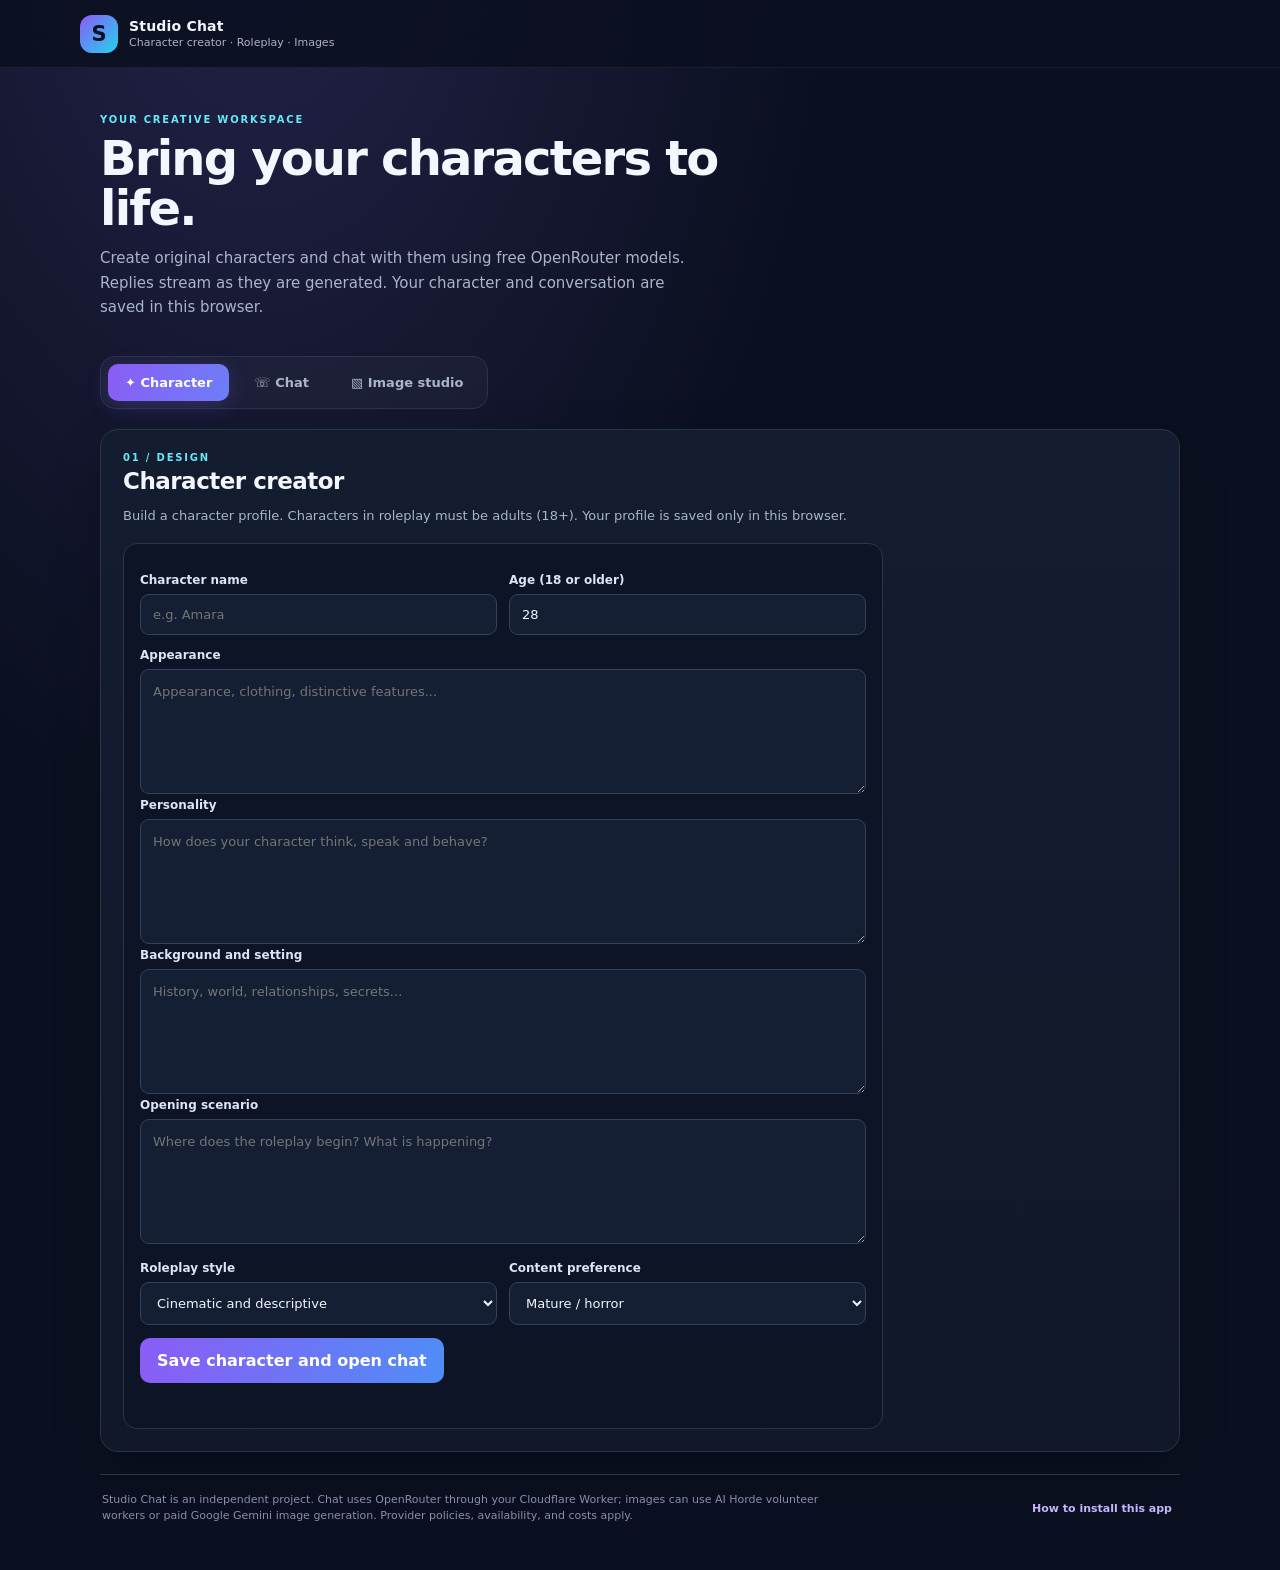
<file: index.html>
<!doctype html>
<html lang="en">
<head>
  <meta charset="utf-8">
  <meta name="viewport" content="width=device-width,initial-scale=1,viewport-fit=cover">
  <meta name="theme-color" content="#111827">
  <meta name="description" content="Create original characters and roleplay with them using free AI models.">
  <link rel="manifest" href="./manifest.webmanifest">
  <link rel="icon" type="image/svg+xml" href="./icons/icon.svg">
  <link rel="stylesheet" href="./styles.css">
  <title>Studio Chat — Character roleplay studio</title>
</head>
<body>
  <header class="topbar">
    <div class="brand"><div class="brand-mark">S</div><div><strong>Studio Chat</strong><small>Character creator · Roleplay · Images</small></div></div>
    <button id="installBtn" class="install-btn" hidden>Install app</button>
  </header>
  <main>
    <section class="intro">
      <p class="eyebrow">YOUR CREATIVE WORKSPACE</p>
      <h1>Bring your characters to life.</h1>
      <p class="intro-copy">Create original characters and chat with them using free OpenRouter models. Replies stream as they are generated. Your character and conversation are saved in this browser.</p>
    </section>
    <nav class="tabs" aria-label="Main tools">
      <button class="tab active" data-panel="character">✦ <span>Character</span></button>
      <button class="tab" data-panel="chat">☏ <span>Chat</span></button>
      <button class="tab" data-panel="image">▧ <span>Image studio</span></button>
    </nav>
    <section id="character" class="panel active">
      <div class="panel-heading"><div><p class="eyebrow">01 / DESIGN</p><h2>Character creator</h2></div></div>
      <p class="hint">Build a character profile. Characters in roleplay must be adults (18+). Your profile is saved only in this browser.</p>
      <form id="characterForm" class="image-form">
        <div class="form-grid">
          <div><label for="charName">Character name</label><input id="charName" maxlength="60" placeholder="e.g. Amara" required></div>
          <div><label for="charAge">Age (18 or older)</label><input id="charAge" type="number" min="18" max="999" value="28" required></div>
        </div>
        <label for="charAppearance">Appearance</label><textarea id="charAppearance" rows="2" placeholder="Appearance, clothing, distinctive features..."></textarea>
        <label for="charPersonality">Personality</label><textarea id="charPersonality" rows="3" placeholder="How does your character think, speak and behave?"></textarea>
        <label for="charBackground">Background and setting</label><textarea id="charBackground" rows="3" placeholder="History, world, relationships, secrets..."></textarea>
        <label for="charScenario">Opening scenario</label><textarea id="charScenario" rows="3" placeholder="Where does the roleplay begin? What is happening?"></textarea>
        <div class="form-grid">
          <div><label for="roleplayStyle">Roleplay style</label><select id="roleplayStyle"><option value="Cinematic, descriptive prose with dialogue">Cinematic and descriptive</option><option value="Natural conversational roleplay">Natural conversation</option><option value="Dark, tense horror with suspense">Dark horror and suspense</option><option value="Romantic, emotionally detailed roleplay">Romantic and emotional</option></select></div>
          <div><label for="contentMode">Content preference</label><select id="contentMode"><option value="Mature themes, horror and violence are allowed; keep sexual content non-explicit.">Mature / horror</option><option value="Adult fictional roleplay may include explicit consensual sexual themes between clearly adult characters. All characters are adults and consent is respected.">Adult roleplay (adults only)</option><option value="Mature horror and adult consensual fictional roleplay are both allowed. All characters are adults and consent is respected.">Mature horror + adult roleplay</option></select></div>
        </div>
        <button class="primary" type="submit">Save character and open chat</button>
        <p id="characterStatus" class="status" aria-live="polite"></p>
      </form>
    </section>
    <section id="chat" class="panel">
      <div class="panel-heading"><div><p class="eyebrow">02 / ROLEPLAY</p><h2>Character chat</h2></div><div class="chat-heading-actions"><button id="openImageComposer" class="secondary-btn" type="button">▧ Generate scene image</button><button id="clearChat" class="text-button" type="button">Clear conversation</button></div></div>
      <div class="connection-card">
        <label for="apiBase">Cloudflare Worker URL</label>
        <div class="connection-row">
          <input id="apiBase" type="url" inputmode="url" placeholder="https://studio-chat-api.your-subdomain.workers.dev">
          <button id="connectWorker" class="secondary-btn" type="button">Connect</button>
        </div>
        <div class="model-row">
          <label for="modelSelect">Free AI model</label>
          <select id="modelSelect"><option value="openrouter/free">Auto · OpenRouter Free</option></select>
        </div>
        <p id="connectionStatus" class="status" aria-live="polite">Deploy the Worker, then paste its URL here. The API key stays on Cloudflare, not in this website.</p>
      </div>
      <div id="activeCharacter" class="character-summary">No character selected yet. Create one in the Character tab first.</div>
      <div id="chatLog" class="chat-log" aria-live="polite"><div class="empty-chat">Your roleplay will appear here. Create a character, then send the first message.</div></div>
      <form id="chatForm" class="chat-composer">
        <textarea id="userMessage" rows="3" maxlength="3000" placeholder="Write your message or action..." required></textarea>
        <div class="composer-bottom"><span id="chatStatus" class="status" aria-live="polite">Connect your Worker to start chatting.</span><button id="sendBtn" class="primary" type="submit">Send message</button></div>
      </form>
      <p class="privacy-note">Your chat is sent to OpenRouter through your Cloudflare Worker. Review the privacy policies of the AI provider and selected model. Conversation history is stored in this browser only.</p>
    </section>
    <section id="image" class="panel">
      <div class="panel-heading"><div><p class="eyebrow">03 / CREATE</p><h2>Story image studio</h2></div></div>
      <p class="hint">Generate an image only when you choose. Studio Chat can build a starting prompt from your character profile and recent roleplay; you can edit everything before generation.</p>
      <div class="image-auth-card">
        <div class="image-auth-top">
          <div><strong>Image providers</strong><p>Choose AI Horde for volunteer GPU generation or Gemini 3.1 Flash Lite Image for paid generation. Both API keys stay in Cloudflare Worker secrets, never in this website or GitHub.</p></div>
          <button id="refreshHordeModels" class="secondary-btn" type="button">Refresh providers &amp; models</button>
        </div>
        <p class="status" id="imageAuthStatus" aria-live="polite">Connect your Cloudflare Worker in the Chat tab. Configure AI_HORDE_API_KEY and/or GEMINI_API_KEY as Cloudflare Worker secrets.</p>
        <p class="status"><a href="https://api.stablehorde.net/generate/image/" target="_blank" rel="noopener">Open the AI Horde web generator to test it directly</a></p>
        <p class="privacy-note">AI Horde is community-powered and free to use within its queue and Kudos rules. Generation speed depends on available volunteer workers, model availability, and your account priority. Worker operators may be able to see prompts and generated images.</p>
      </div>
      <div class="image-editor">
        <div class="image-editor-heading"><h3>1. Prepare your scene</h3><button id="buildImagePrompt" class="secondary-btn" type="button">↻ Build from story</button></div>
        <label for="imageSceneNotes">Current scene details <span class="optional-label">(optional)</span></label>
        <textarea id="imageSceneNotes" rows="3" placeholder="Current outfit, condition, pose, expression, location, or anything that changed in the story..."></textarea>
        <label for="imagePrompt">Image prompt — review and edit before generating</label>
        <textarea id="imagePrompt" rows="10" placeholder="Tap “Build from story” to combine the character profile and recent conversation, or write your own prompt..."></textarea>
        <div class="form-grid image-settings">
          <div><label for="imageProviderSelect">Image provider</label><select id="imageProviderSelect"><option value="ai-horde">AI Horde · Free</option><option value="gemini">Gemini · Paid</option></select></div>
          <div><label for="imageModelSelect">AI Horde model</label><select id="imageModelSelect"><option value="stable_diffusion">Loading AI Horde models…</option></select></div>
          <div><label for="imageRatioSelect">Image shape</label><select id="imageRatioSelect"><option value="3:4">Portrait · 3:4</option><option value="2:3">Portrait · 2:3</option><option value="1:1">Square · 1:1</option><option value="4:3">Landscape · 4:3</option><option value="16:9">Wide · 16:9</option></select></div>
        </div>
        <button id="generateImageBtn" class="primary" type="button">Generate image</button>
        <p id="imageStatus" class="status" aria-live="polite">No image generated yet. Generation starts only when you tap the button.</p>
        <div id="imageOutput" class="image-output" hidden>
          <img id="generatedImage" alt="Your generated scene">
          <div class="output-actions"><a id="downloadGeneratedImage" download="studio-chat-image.png">Save image</a></div>
        </div>
      </div>
      <div class="gallery-section">
        <div class="image-editor-heading"><h3>2. Local image gallery</h3><span class="optional-label">Saved on this device</span></div>
        <div id="imageGallery" class="image-gallery"><p class="gallery-empty">Your generated images will appear here.</p></div>
      </div>
    </section>
    <footer>
      <p>Studio Chat is an independent project. Chat uses OpenRouter through your Cloudflare Worker; images can use AI Horde volunteer workers or paid Google Gemini image generation. Provider policies, availability, and costs apply.</p>
      <button id="helpInstall" class="text-button">How to install this app</button>
    </footer>
  </main>
  <dialog id="installHelp">
    <div class="dialog-head"><h2>Install Studio Chat</h2><button id="closeHelp" aria-label="Close">×</button></div>
    <p><strong>Android (Chrome):</strong> open this site, tap the browser menu ⋮, then choose <em>Install app</em> or <em>Add to Home screen</em>.</p>
    <p><strong>Desktop:</strong> use the install icon in the address bar, or the Install app button when it appears.</p>
    <p>Studio Chat needs an internet connection for AI replies.</p>
    <button id="okHelp" class="primary">Got it</button>
  </dialog>
  <script src="./app.js" defer></script>
</body>
</html>
</file>
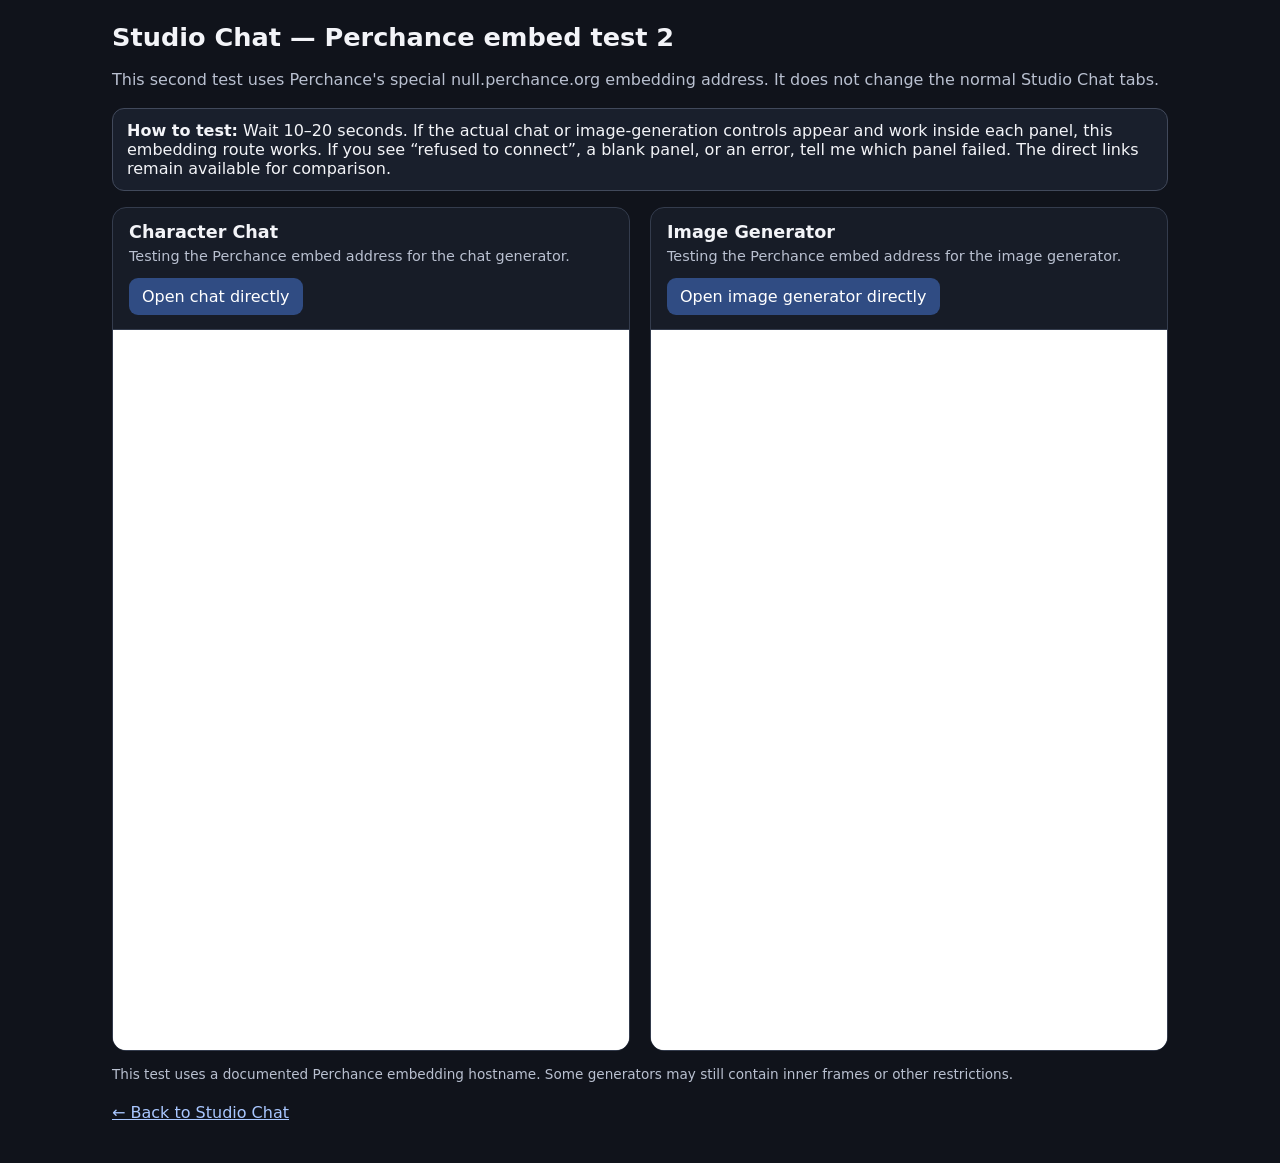
<file: embed-test.html>
<!doctype html>
<html lang="en">
<head>
<meta charset="utf-8">
<meta name="viewport" content="width=device-width, initial-scale=1">
<title>Studio Chat — Perchance Embed Test 2</title>
<style>
:root{color-scheme:dark;font-family:system-ui,sans-serif;background:#10131b;color:#f3f4f8}
*{box-sizing:border-box}body{margin:0;padding:22px;max-width:1100px;margin-inline:auto}
h1{margin:0 0 8px;font-size:1.6rem}p{color:#b9c0d0;line-height:1.5}
.note{padding:12px 14px;border:1px solid #41495b;border-radius:12px;background:#191f2c;margin:16px 0}
.grid{display:grid;grid-template-columns:1fr;gap:20px}
section{border:1px solid #343c4d;border-radius:14px;overflow:hidden;background:#171c27}
header{padding:14px 16px;border-bottom:1px solid #343c4d}
header h2{margin:0 0 4px;font-size:1.1rem}header p{margin:0;font-size:.9rem}
iframe{display:block;width:100%;height:680px;border:0;background:white}
.actions{display:flex;gap:12px;flex-wrap:wrap;margin-top:10px}
a{color:#a9c7ff}
a.button{display:inline-block;padding:9px 13px;border-radius:9px;background:#304c83;color:white;text-decoration:none}
.small{font-size:.85rem}
@media(min-width:850px){.grid{grid-template-columns:1fr 1fr}iframe{height:720px}}
</style>
</head>
<body>
<h1>Studio Chat — Perchance embed test 2</h1>
<p>This second test uses Perchance's special null.perchance.org embedding address. It does not change the normal Studio Chat tabs.</p>
<div class="note">
<strong>How to test:</strong> Wait 10–20 seconds. If the actual chat or image-generation controls appear and work inside each panel, this embedding route works. If you see “refused to connect”, a blank panel, or an error, tell me which panel failed. The direct links remain available for comparison.
</div>
<div class="grid">
<section>
<header><h2>Character Chat</h2><p>Testing the Perchance embed address for the chat generator.</p><div class="actions"><a class="button" href="https://perchance.org/ai-character-chat" target="_blank" rel="noopener">Open chat directly</a></div></header>
<iframe title="Perchance AI Character Chat embed test" src="https://null.perchance.org/ai-character-chat" loading="eager" referrerpolicy="strict-origin-when-cross-origin" allow="clipboard-read; clipboard-write; fullscreen"></iframe>
</section>
<section>
<header><h2>Image Generator</h2><p>Testing the Perchance embed address for the image generator.</p><div class="actions"><a class="button" href="https://perchance.org/ai-text-to-image-generator" target="_blank" rel="noopener">Open image generator directly</a></div></header>
<iframe title="Perchance AI Image Generator embed test" src="https://null.perchance.org/ai-text-to-image-generator" loading="eager" referrerpolicy="strict-origin-when-cross-origin" allow="clipboard-read; clipboard-write; fullscreen"></iframe>
</section>
</div>
<p class="small">This test uses a documented Perchance embedding hostname. Some generators may still contain inner frames or other restrictions.</p>
<p><a href="./">← Back to Studio Chat</a></p>
</body>
</html>
</file>
<file: styles.css>
:root{color-scheme:dark;--bg:#0b1020;--surface:#131b2d;--surface2:#1a253a;--line:#29354b;--text:#f3f6fc;--muted:#aab5c8;--accent:#a78bfa;--accent2:#67e8f9}
*{box-sizing:border-box}
body{margin:0;background:radial-gradient(ellipse at 20% -10%,#25234a 0,transparent 40%),var(--bg);color:var(--text);font-family:Inter,ui-sans-serif,system-ui,-apple-system,"Segoe UI",sans-serif;min-height:100vh}
.topbar{height:68px;display:flex;align-items:center;justify-content:space-between;padding:0 max(18px,calc((100vw - 1120px)/2));border-bottom:1px solid #ffffff12;background:#0b1020d9;position:sticky;top:0;z-index:5;backdrop-filter:blur(16px)}
.brand{display:flex;align-items:center;gap:11px}.brand-mark{width:38px;height:38px;border-radius:12px;background:linear-gradient(135deg,#8b5cf6,#22d3ee);display:grid;place-items:center;font-weight:900;color:#08111f;font-size:21px}
.brand strong{display:block;font-size:14px;letter-spacing:.2px}.brand small{display:block;color:var(--muted);font-size:11px;margin-top:2px}
button,a{font:inherit}.install-btn{background:#e9ddff;color:#24153e;border:0;border-radius:999px;padding:9px 15px;font-weight:750;font-size:12px}
main{max-width:1120px;margin:0 auto;padding:34px 20px 28px}
.intro{padding:12px 0 24px;max-width:700px}.eyebrow{font-size:10px;letter-spacing:1.8px;color:var(--accent2);font-weight:800;margin:0 0 8px}
h1{font-size:clamp(30px,5vw,48px);line-height:1.05;letter-spacing:-1.8px;margin:0 0 12px}.intro-copy{font-size:15px;color:var(--muted);line-height:1.65;max-width:600px;margin:0}
.tabs{display:flex;gap:8px;padding:7px;background:#ffffff08;border:1px solid var(--line);border-radius:15px;width:max-content;max-width:100%;margin:12px 0 20px}
.tab{border:0;border-radius:10px;background:transparent;color:var(--muted);padding:11px 17px;font-size:13px;font-weight:750;cursor:pointer}.tab.active{background:linear-gradient(110deg,#8b5cf6,#6d7ef8);color:white;box-shadow:0 5px 20px #7557da44}
.panel{display:none;background:linear-gradient(180deg,#141d30,#101829);border:1px solid var(--line);border-radius:18px;padding:22px;box-shadow:0 18px 50px #0003}.panel.active{display:block}
.panel-heading{display:flex;align-items:center;justify-content:space-between;gap:15px}.panel-heading h2{font-size:23px;margin:0;letter-spacing:-.5px}.panel-heading .eyebrow{margin-bottom:5px}
.external,.fallback a,.output-actions a{color:#c4b5fd;text-decoration:none;font-size:12px;font-weight:700}.external:hover,.fallback a:hover,.output-actions a:hover{text-decoration:underline}
.hint{color:var(--muted);font-size:13px;line-height:1.6;margin:12px 0 16px;max-width:780px}
.frame-wrap{width:100%;height:min(72vh,820px);min-height:560px;border-radius:13px;overflow:hidden;background:#fff;border:1px solid #ffffff20}
.frame-wrap iframe{display:block;width:100%;height:100%;border:0;background:white}.chat-frame{height:min(76vh,900px)}
.fallback{font-size:11px;color:#8f9bb0;line-height:1.55;margin:12px 0 0}
.image-form{background:#0c1425;border:1px solid var(--line);border-radius:14px;padding:16px;max-width:760px}
label{display:block;font-size:12px;color:#dce5f4;font-weight:750;margin:0 0 7px}
textarea,input,select{width:100%;border:1px solid #34415a;background:#141f33;color:var(--text);border-radius:9px;padding:12px;font:inherit;font-size:13px;outline:none}
textarea:focus,input:focus,select:focus{border-color:var(--accent)}textarea{min-height:125px;resize:vertical;line-height:1.5}
.form-grid{display:grid;grid-template-columns:1fr 1fr;gap:12px;margin:13px 0}
.primary{border:0;border-radius:10px;background:linear-gradient(100deg,#8b5cf6,#4f8df7);color:white;font-weight:800;padding:13px 17px;cursor:pointer}.primary:disabled{opacity:.55;cursor:wait}.primary span{float:right}
.status{color:var(--muted);font-size:12px;min-height:18px;margin:11px 0 0}.image-output{margin-top:15px}.image-output img{display:block;max-width:100%;max-height:680px;object-fit:contain;border-radius:10px;background:#080d18}.output-actions{display:flex;gap:18px;margin-top:10px}
footer{border-top:1px solid var(--line);margin-top:22px;padding:17px 2px;display:flex;align-items:center;justify-content:space-between;gap:20px}footer p{font-size:11px;color:#8491a8;line-height:1.5;max-width:720px;margin:0}.text-button{border:0;background:transparent;color:#c4b5fd;font-size:11px;font-weight:700;white-space:nowrap;cursor:pointer}
dialog{background:#172238;color:var(--text);border:1px solid var(--line);border-radius:16px;max-width:440px;width:calc(100% - 32px);padding:20px;box-shadow:0 25px 80px #0009}dialog::backdrop{background:#030712bb;backdrop-filter:blur(3px)}.dialog-head{display:flex;align-items:center;justify-content:space-between}.dialog-head h2{font-size:20px;margin:0}.dialog-head button{background:transparent;border:0;color:white;font-size:25px}.dialog-head+p,dialog p{font-size:13px;color:var(--muted);line-height:1.6}
@media(max-width:640px){main{padding:24px 12px}.topbar{padding:0 14px}.tabs{width:100%;display:grid;grid-template-columns:repeat(3,1fr);gap:4px}.tab{padding:10px 4px;font-size:12px}.panel{padding:14px;border-radius:14px}.panel-heading h2{font-size:20px}.external{font-size:11px}.frame-wrap{height:68vh;min-height:480px}.chat-frame{height:72vh}.form-grid{grid-template-columns:1fr}footer{align-items:flex-start;flex-direction:column}}

.launch-card{max-width:680px;margin:22px auto 8px;padding:30px 24px;text-align:center;background:linear-gradient(145deg,#18243a,#101829);border:1px solid #34415a;border-radius:18px}
.launch-icon{width:58px;height:58px;margin:0 auto 16px;border-radius:17px;display:grid;place-items:center;font-size:28px;color:#fff;background:linear-gradient(135deg,#8b5cf6,#22d3ee)}
.launch-card h3{font-size:20px;margin:0 0 9px}
.launch-card p{font-size:13px;line-height:1.65;color:var(--muted);max-width:500px;margin:0 auto 20px}
.launch-btn{display:inline-flex;align-items:center;justify-content:center;padding:13px 20px;border-radius:11px;background:linear-gradient(100deg,#8b5cf6,#4f8df7);color:white;text-decoration:none;font-weight:800;font-size:13px}
.launch-btn:hover{filter:brightness(1.1)}

.character-summary{display:flex;flex-direction:column;gap:5px;padding:14px 16px;margin:16px 0;background:#0c1425;border:1px solid var(--line);border-radius:12px}
.character-summary strong{font-size:14px}.character-summary span{font-size:12px;color:var(--muted);line-height:1.5}
.chat-log{height: min(52vh,620px);min-height:300px;overflow:auto;display:flex;flex-direction:column;gap:12px;padding:16px;background:#0a1020;border:1px solid var(--line);border-radius:13px}
.empty-chat{margin:auto;text-align:center;color:var(--muted);font-size:13px;max-width:320px;line-height:1.6}
.chat-message{max-width:88%;padding:12px 14px;border-radius:13px;line-height:1.6;overflow-wrap:anywhere}
.chat-message strong{display:block;font-size:11px;color:var(--accent2);margin-bottom:5px}
.chat-message p{font-size:13px;white-space:pre-wrap;margin:0}
.from-user{align-self:flex-end;background:#28365a;border:1px solid #435782}
.from-character{align-self:flex-start;background:#17243a;border:1px solid #34435c}
.chat-composer{margin-top:12px;padding:13px;background:#101a2c;border:1px solid var(--line);border-radius:13px}
.chat-composer textarea{min-height:76px}
.composer-bottom{display:flex;align-items:center;justify-content:space-between;gap:12px;margin-top:10px}
.composer-bottom .status{flex:1;margin:0;line-height:1.5}
.composer-bottom .primary{white-space:nowrap}
.primary:disabled{opacity:.55;cursor:wait}
.privacy-note{font-size:11px;line-height:1.6;color:#8f9bb0;margin:12px 2px 0}
@media(max-width:640px){.chat-log{height:55vh;min-height:280px;padding:10px}.chat-message{max-width:96%}.composer-bottom{align-items:stretch;flex-direction:column}.composer-bottom .primary{width:100%}}

.connection-card{padding:14px 16px;margin:16px 0;background:#0c1425;border:1px solid var(--line);border-radius:12px}
.connection-row{display:flex;gap:9px}
.connection-row input{min-width:0;flex:1}
.secondary-btn{border:1px solid #6654a7;background:#292448;color:#e9ddff;border-radius:9px;padding:0 16px;font-size:12px;font-weight:800;white-space:nowrap;cursor:pointer}
.model-row{display:flex;align-items:center;gap:14px;margin-top:12px}
.model-row label{margin:0;white-space:nowrap}
.model-row select{max-width:100%;flex:1}
.connection-card .status{line-height:1.5;margin-bottom:0}
@media(max-width:640px){.connection-row{flex-direction:column}.secondary-btn{padding:12px}.model-row{align-items:stretch;flex-direction:column;gap:7px}}

.resend-btn{display:inline-flex;align-items:center;gap:5px;margin-top:9px;padding:5px 9px;border:1px solid #8b7bd0;background:#211d3c;color:#e4dcff;border-radius:7px;font-size:11px;font-weight:750;cursor:pointer}
.resend-btn:hover:not(:disabled){background:#302957}
.resend-btn:disabled{opacity:.6;cursor:wait}

.chat-heading-actions{display:flex;align-items:center;gap:12px}
.image-auth-card,.image-editor{padding:16px;margin:16px 0;background:#0c1425;border:1px solid var(--line);border-radius:14px}
.image-auth-top,.image-editor-heading{display:flex;align-items:center;justify-content:space-between;gap:12px;margin-bottom:14px}
.image-auth-top strong,.image-editor-heading h3{font-size:14px;margin:0}
.image-auth-top p{font-size:12px;color:var(--muted);line-height:1.5;margin:5px 0 0}
.optional-label{font-size:11px;color:var(--muted);font-weight:500}
.image-auth-card .privacy-note{margin-bottom:0}
.image-editor textarea{margin-bottom:13px}
.image-editor textarea#imagePrompt{min-height:230px}
.image-settings{margin-top:4px}
.image-editor>.primary{width:100%}
.image-output{margin-top:16px}
.image-output img{width:100%;max-height:760px;object-fit:contain}
.output-actions a{display:inline-flex;padding:9px 13px;border:1px solid #6654a7;border-radius:8px}
.gallery-section{margin-top:22px}
.image-gallery{display:grid;grid-template-columns:repeat(auto-fill,minmax(150px,1fr));gap:12px}
.gallery-card{min-width:0;padding:8px;background:#0c1425;border:1px solid var(--line);border-radius:11px}
.gallery-card img{width:100%;aspect-ratio:3/4;object-fit:cover;border-radius:7px;background:#080d18}
.gallery-meta{display:flex;align-items:center;justify-content:space-between;gap:8px;margin-top:8px}
.gallery-meta span{font-size:10px;color:var(--muted)}
.gallery-meta a{font-size:11px;color:#c4b5fd;text-decoration:none}
.gallery-card>.text-button{margin-top:7px;padding:4px 0}
.gallery-empty{font-size:12px;color:var(--muted);padding:18px 4px}
.from-image{align-self:flex-start;max-width:min(88%,560px);background:#17243a;border:1px solid #34435c}
.chat-image-preview{display:block;width:100%;max-height:480px;object-fit:contain;border-radius:8px;background:#080d18}
.image-message-caption{font-size:10px!important;color:var(--muted);margin-top:7px!important;max-height:3.2em;overflow:hidden}
@media(max-width:640px){
  .chat-heading-actions{align-items:flex-end;flex-direction:column;gap:5px}
  .image-auth-top{align-items:stretch;flex-direction:column}
  .image-auth-top .secondary-btn{padding:11px}
  .image-editor-heading{align-items:flex-start}
  .image-gallery{grid-template-columns:repeat(2,minmax(0,1fr))}
  .from-image{max-width:100%}
}
</file>
